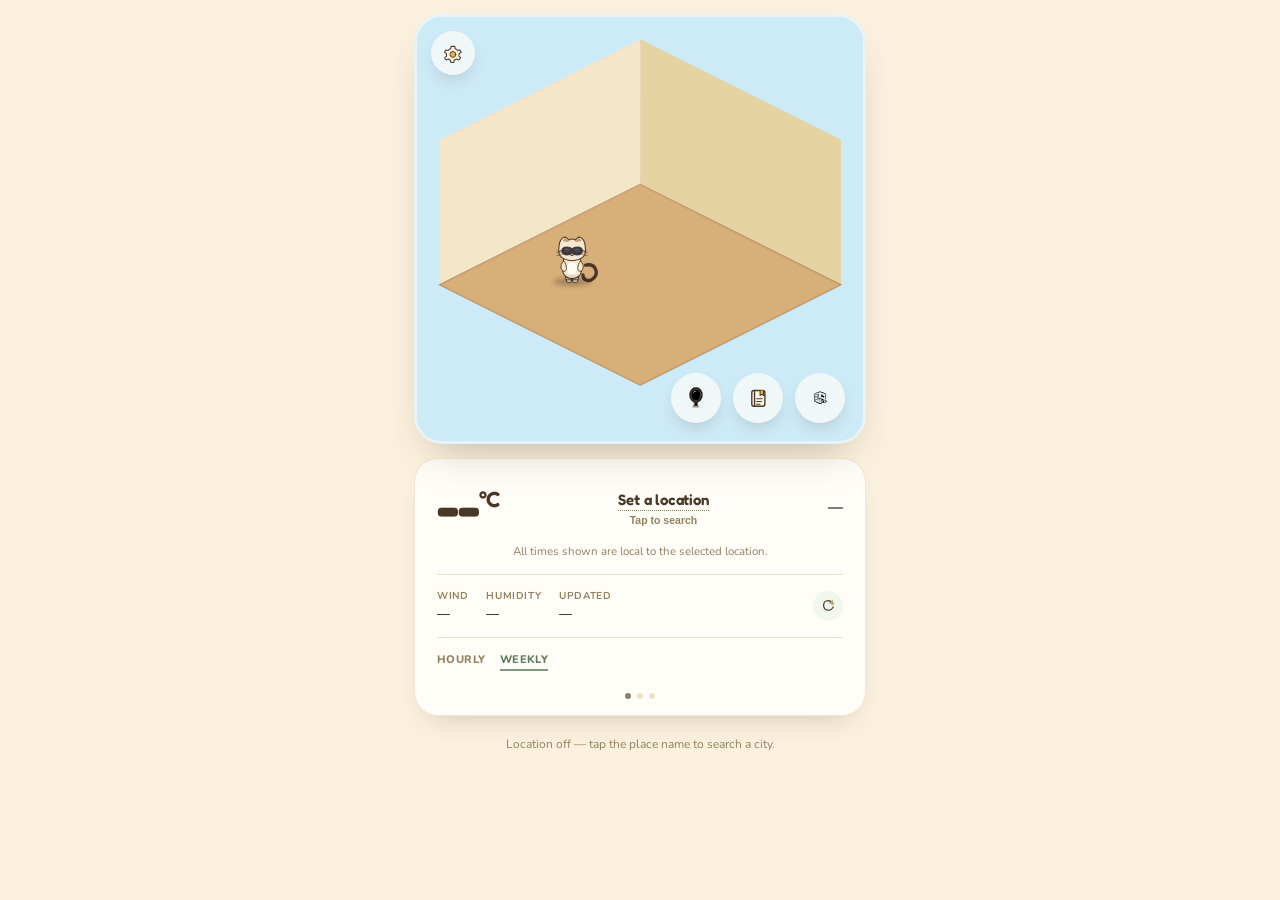
<file: index.html>
<!DOCTYPE html>
<html lang="en">
<head>
<meta charset="UTF-8">
<meta name="viewport" content="width=device-width, initial-scale=1, minimum-scale=1, maximum-scale=1, user-scalable=no, viewport-fit=cover">
<meta name="apple-mobile-web-app-capable" content="yes">
<meta name="apple-mobile-web-app-status-bar-style" content="black-translucent">
<meta name="apple-mobile-web-app-title" content="Nook">
<meta name="theme-color" content="#FBF1DE">
<link rel="apple-touch-icon" href="icon-180-v3.png">
<link rel="icon" href="icon-32-v3.png">
<link rel="manifest" href="manifest.json">
<title>Nook — a cozy weather companion</title>
<link rel="preconnect" href="https://fonts.googleapis.com">
<link href="https://fonts.googleapis.com/css2?family=Fredoka:wght@500;600;700&family=Nunito:wght@400;600;700;800&display=swap" rel="stylesheet">
<link rel="stylesheet" href="css/main.css">
<link rel="stylesheet" href="css/room.css">
<link rel="stylesheet" href="css/sheets.css">
<link rel="stylesheet" href="css/companion.css">
<link rel="stylesheet" href="css/components.css">
<link rel="stylesheet" href="css/themes.css">
<link rel="stylesheet" href="css/quests.css">
</head>
<body>
<div id="app">

  <div class="stage" id="stage">
    <!-- Part 2: the room can be bigger than the visible stage now (see
         room.js — grid cells stay a fixed size, so a bigger room is a
         bigger canvas). #stageViewport is the actual scroll container.

         #stageZoomSizer sits between the viewport and the content
         specifically for pinch-to-zoom (see pinchZoom.js): its own size
         is set in JS to the room's natural size × the current zoom
         level, which is what #stageViewport actually measures for
         scroll bounds. #stageScroll itself always stays at its natural,
         UNSCALED size and is visually stretched to fill that box via a
         CSS transform — so everything inside it keeps working in plain
         unscaled coordinates with zero awareness of zoom, the same way
         it already has zero awareness of scrolling.

         Buttons/popups stay OUTSIDE all three, as direct children of
         .stage, so they stay pinned to the same corner of the visible
         stage rather than scrolling or zooming away with the room. -->
    <div class="stage-viewport" id="stageViewport">
      <div class="stage-zoom-sizer" id="stageZoomSizer">
        <div class="stage-scroll" id="stageScroll">
          <div id="skyBg"></div>
          <svg id="bgScene" viewBox="0 0 400 380" preserveAspectRatio="none"></svg>
          <svg id="roomSvg" viewBox="0 0 400 380"></svg>
          <div id="windowFog"></div>
          <canvas id="particles"></canvas>
          <div id="stageChar">
            <div class="charInner"></div>
            <div class="charShadow"></div>
          </div>
          <div id="flash"></div>
        </div>
      </div>
    </div>

    <!-- Settings lives as a scene button in the room itself. Hidden
         entirely while in room-edit mode (see .scene-btn-settings rule
         in room.css) — the edit-mode controls take over the chrome. -->
    <button id="settingsBtn" class="scene-btn scene-btn-settings" title="Settings">
      <svg class="icon" viewBox="0 0 24 24" data-icon="settings"></svg>
    </button>

    <!-- Bottom-right action cluster. Two groups of buttons live here:
         the normal set (.scene-btn-normal — calendar/customize/todo/
         edit-room) and the room-edit set (.scene-btn-edit — confirm/
         cancel/reset). Only one group is visible at a time, toggled
         purely by #app.room-editing in room.css, so there's no JS
         needed to show/hide either group beyond entering/leaving edit
         mode itself. -->
    <div class="scene-actions">
      <button id="calProp" class="scene-btn scene-btn-normal" title="Today's schedule" style="display:none;">
        <svg class="icon" viewBox="0 0 24 24" data-icon="calendar"></svg>
      </button>

      <button id="customizeProp" class="scene-btn scene-btn-normal" title="Customize">
        <svg class="icon" viewBox="0 0 24 24" data-icon="mirror"></svg>
      </button>

      <button id="todoProp" class="scene-btn scene-btn-normal" title="To-dos">
        <svg class="icon" viewBox="0 0 24 24" data-icon="notebook"></svg>
      </button>
      <button id="editRoomBtn" class="scene-btn scene-btn-normal" title="Move furniture">
        <svg class="icon" viewBox="0 0 24 24" data-icon="move"></svg>
      </button>

      <!-- Room-edit controls — only visible while #app.room-editing is
           set. Replaces the old header buttons that used to live on
           #roomEditPanel itself. -->
      <button id="editConfirmBtn" class="scene-btn scene-btn-edit" title="Save room">
        <svg class="icon" viewBox="0 0 24 24" data-icon="check"></svg>
      </button>
      <button id="editCancelBtn" class="scene-btn scene-btn-edit" title="Cancel">✕</button>
      <button id="editResetBtn" class="scene-btn scene-btn-edit" title="Undo changes since last save">
        <svg class="icon" viewBox="0 0 24 24" data-icon="refresh"></svg>
      </button>
    </div>

    <!-- Validation message banner, shown when Save is blocked -->
    <div id="roomEditStatus"></div>

    <!-- Rotate / Move / Delete popup for a tapped placed item (edit mode
         only). Tapping an item never moves it directly — this opens
         first; "Move" is what actually arms dragging (see furniture.js). -->
    <div id="itemPopup" class="item-popup">
      <button class="popup-btn" id="itemPopupRotate">
        <svg class="icon" viewBox="0 0 24 24" data-icon="refresh"></svg>Rotate
      </button>
      <button class="popup-btn" id="itemPopupMove">
        <svg class="icon" viewBox="0 0 24 24" data-icon="move"></svg>Move
      </button>
      <button class="popup-btn delete" id="itemPopupDelete">
        <svg class="icon" viewBox="0 0 24 24" data-icon="trash"></svg>Delete
      </button>
    </div>

    <!-- Confirm / cancel placement — appears once an item is armed for
         Move (or is a brand-new not-yet-real item added from the
         catalog). Dragging only previews a position now; confirm is the
         only thing that actually commits it (see furniture.js
         confirmPlacement()), and it's greyed out ("blocked") while the
         current preview spot is invalid. Cancel discards the preview —
         for a brand-new item that means it's simply never added. -->
    <button id="itemConfirmBtn" class="item-confirm" title="Confirm placement">
      <svg class="icon" viewBox="0 0 24 24" data-icon="check"></svg>
    </button>
    <button id="itemCancelBtn" class="item-cancel" title="Cancel">✕</button>
  </div>

  <div class="infocard">

    <!-- Swipeable: page 1 is "now" + forecast, page 2 is the companion
         stats panel (food/water/energy/happiness) — the whole card
         slides as one unit. The place-search dropdown (#placeSearch,
         position:absolute below the temp row) lives inside page 1 here,
         but it reparents itself to <body> with position:fixed while
         open (see openPlaceSearch in weather.js) specifically so it's
         never subject to this track's overflow:hidden/height clipping —
         nesting an absolutely-positioned popup inside a clipped,
         JS-sized swipe container doesn't work otherwise. -->
    <div class="infocard-swipe" id="infocardSwipe">
      <div class="infocard-track" id="infocardTrack">

        <div class="infocard-page">
          <div class="weather-now">
            <div class="temp-row">
              <div class="temp" id="tempVal">--<sup>°C</sup></div>

              <div class="place-mid">
                <button class="place-btn" id="placeBtn" type="button">
                  <span class="name" id="placeName">Locating…</span>
                  <span class="sub" id="placeSub">&nbsp;</span>
                </button>
                <div class="place-search" id="placeSearch">
                  <div class="field" style="margin:0;">
                    <input type="text" id="citySearch" placeholder="Search a city…">
                  </div>
                  <div class="searchresults" id="cityResults"></div>
                </div>
              </div>

              <div class="condition">
                <div class="cond" id="condVal">—</div>
                <div class="feel" id="feelVal">&nbsp;</div>
              </div>
            </div>

            <p class="hint local-time-note">All times shown are local to the selected location.</p>

            <div class="stat-row">
              <div class="stat"><span class="k">Wind</span><span class="v" id="windVal">—</span></div>
              <div class="stat"><span class="k">Humidity</span><span class="v" id="humVal">—</span></div>
              <div class="stat"><span class="k">Updated</span><span class="v" id="updVal">—</span></div>
              <button class="stat-refresh" id="refreshBtn" title="Refresh"><svg class="icon" viewBox="0 0 24 24" data-icon="refresh"></svg></button>
            </div>
          </div>

          <div class="forecast-header">
            <span class="forecast-toggle" data-mode="hourly">Hourly</span>
            <span class="forecast-toggle active" data-mode="weekly">Weekly</span>
          </div>
          <div class="forecast-row" id="forecastRow"></div>
        </div>

        <div class="infocard-page">
          <div class="stats-header">
            <div class="stats-title">Companion</div>
            <div class="companion-mood" id="statsMood">content</div>
          </div>

          <div class="meter-row stat-food">
            <div class="meter-label-row">
              <span class="name"><img src="assets/icons/food.svg" alt="">Food</span>
              <span id="statFoodPct">—</span>
            </div>
            <div class="meter-track"><div class="meter-fill" id="statFoodFill"></div></div>
            <div id="statFoodFlag">
              <span class="stat-flag" id="statFoodFlagInner" style="display:none;">
                <img src="assets/icons/overfull.svg" alt="">overfull — bloated
              </span>
            </div>
          </div>

          <div class="meter-row stat-water">
            <div class="meter-label-row">
              <span class="name"><img src="assets/icons/water.svg" alt="">Water</span>
              <span id="statWaterPct">—</span>
            </div>
            <div class="meter-track"><div class="meter-fill" id="statWaterFill"></div></div>
          </div>

          <div class="meter-row stat-energy">
            <div class="meter-label-row">
              <span class="name"><img src="assets/icons/energy.svg" alt="">Energy</span>
              <span id="statEnergyPct">—</span>
            </div>
            <div class="meter-track"><div class="meter-fill" id="statEnergyFill"></div></div>
          </div>

          <div class="meter-row stat-happiness">
            <div class="meter-label-row">
              <span class="name"><img src="assets/icons/happiness.svg" alt="">Happiness</span>
              <span id="statHappyPct">—</span>
            </div>
            <div class="meter-track"><div class="meter-fill" id="statHappyFill"></div></div>
          </div>

          <div class="quick-actions">
            <button class="quick-btn" id="logFoodBtn" type="button">
              <img src="assets/icons/food-log.svg" alt="">Log food
            </button>
            <button class="quick-btn" id="logWaterBtn" type="button">
              <img src="assets/icons/water-log.svg" alt="">Log water
            </button>
            <button class="quick-btn" id="logWorkoutBtn" type="button">
              <img src="assets/icons/workout.svg" alt="">Log workout
            </button>
          </div>
        </div>

        <!-- Daily Quests + XP — predefined, not user-editable. Progress
             is read from the same food/water/workout logs the
             Companion page above uses; see quests.js. -->
        <div class="infocard-page">
          <div class="stats-header">
            <div class="stats-title">Daily Quests</div>
          </div>

          <div class="xp-card">
            <div class="xp-top">
              <div class="xp-level">Lv. <span id="xpLevel">1</span></div>
              <div class="xp-total"><span id="xpTotalVal">0</span> XP</div>
            </div>
            <div class="xp-track"><div class="xp-fill" id="xpFill"></div></div>
            <div class="xp-remaining" id="xpRemaining"></div>
          </div>

          <div class="quest-list" id="questList"></div>
        </div>

      </div>
    </div>

    <div class="infocard-dots" id="infocardDots">
      <span class="infocard-dot active" data-page="0"></span>
      <span class="infocard-dot" data-page="1"></span>
      <span class="infocard-dot" data-page="2"></span>
    </div>
  </div>

  <!-- Quest-completion toast — deliberately its own element rather than
       reusing #statusMsg, which already has its own behavior elsewhere
       (room-editing validation etc.). -->
  <div id="questToast" class="quest-toast"></div>

  <!-- Part 2: unlock-notification toast (item/character unlocks, room
       growth) — kept separate from #questToast so a rapid quest-
       completion-then-unlock moment can't have one toast's timeout cut
       the other short. Global (outside any single infocard page) since
       an unlock can happen while any page is showing. -->
  <div id="unlockToast" class="quest-toast"></div>

  <!-- Room edit panel — swaps in for the weather card above while
       #editRoomBtn is active (see #app.room-editing in room.css). The
       undo/cancel/save controls live as scene buttons on the stage
       itself (see .scene-btn-edit) rather than in this header.

       #catalogFocusHint is an overlay that dims/disables this whole
       panel while something is currently armed — see .item-focused in
       room.css and updateFocusState() in furniture.js — so it's clear
       the current item needs to be confirmed or cancelled before
       adding anything else. -->
  <div class="infocard" id="roomEditPanel">
    <div class="redit-header">
      <div class="redit-title">Add to room</div>
    </div>
    <div class="catalog-categories" id="catalogCategories"></div>
    <div class="catalog-list" id="catalogList"></div>
    <div class="catalog-focus-hint" id="catalogFocusHint">
      Confirm or cancel the selected item first.
    </div>
  </div>

  <div class="switcher" id="switcher"></div>

  <div id="statusMsg">&nbsp;</div>
</div>

<div class="sheet-backdrop" id="sheetBackdrop"></div>
<div class="sheet" id="sheet">
  <div class="sheet-handle"></div>

  <h2><svg class="icon" viewBox="0 0 24 24" data-icon="bell"></svg>Reminders</h2>

  <div class="field">
    <button class="btn secondary" id="notifyBtn" style="margin-top:0;">
      Enable reminders
    </button>
    <p class="hint">
      Turns on a gentle notification for anything due today or overdue — shown when you open the app.
      iOS doesn't allow web apps to send notifications while fully closed, so this can't wake your phone in the background.
    </p>
  </div>

  <div class="divider"></div>

  <h2><svg class="icon" viewBox="0 0 24 24" data-icon="calendar"></svg>Google Calendar</h2>

  <div id="calDisconnected">
    <p class="hint">
      Optional. If connected, Nook can show today's schedule and the character will head to the desk shortly before something starts.
      Nook only <b>reads</b> your calendar — it never creates, edits, or deletes events — and you can disconnect any time.
    </p>

    <button class="btn" id="gcalConnectBtn">
      Connect Google Calendar
    </button>

    <p class="hint" id="gcalError" style="color:#C1512D;"></p>
  </div>

  <div id="calConnected" style="display:none;">
    <p class="hint">
      Connected — Nook is reading your calendars (read-only).
    </p>

    <div class="row2">
      <button class="btn secondary" id="gcalRefreshBtn" style="margin-top:0;">
        Refresh now
      </button>
      <button class="btn secondary" id="gcalDisconnectBtn" style="margin-top:0;">
        Disconnect
      </button>
    </div>

    <p class="hint" id="gcalUpdatedHint"></p>

    <div class="field">
      <label>Calendars to show</label>
      <div id="gcalCalendarPicker"></div>
    </div>
  </div>

  <div class="divider"></div>

  <h2><svg class="icon" viewBox="0 0 24 24" data-icon="notebook"></svg>Room</h2>

  <div class="field">
    <button class="btn secondary" id="resetRoomLayoutBtn" style="margin-top:0;">
      Clear room
    </button>
    <p class="hint">
      Removes every piece of furniture you've placed. There's no default layout to fall back to — this empties the room.
    </p>
  </div>

  <div class="divider"></div>

  <h2><svg class="icon" viewBox="0 0 24 24" data-icon="notebook"></svg>Companion goals</h2>

  <div class="row2">
    <div class="field">
      <label>Meals / day</label>
      <input type="number" id="goalFood" min="1" max="10" step="1">
    </div>
    <div class="field">
      <label>Glasses of water / day</label>
      <input type="number" id="goalWater" min="1" max="20" step="1">
    </div>
  </div>
  <div class="field">
    <label>Workout minutes for a full recharge</label>
    <input type="number" id="goalWorkout" min="5" max="120" step="5">
  </div>
  <button class="btn secondary" id="saveGoalsBtn" style="margin-top:10px;">
    Save goals
  </button>
  <p class="hint">
    These control how quickly the food/water/energy meters fill from a single log — they don't change how fast the meters drain.
  </p>

  <div class="divider"></div>

  <h2><svg class="icon" viewBox="0 0 24 24" data-icon="notebook"></svg>Developer — Progression</h2>
  <p class="hint">Testing tools only — not part of normal play. Every control here goes through the same unlock logic a real level-up would, including relocking anything above the level you set (existing placed furniture is never deleted).</p>

  <div class="row2">
    <button class="btn secondary" id="devXpMinusBtn" style="margin-top:0;">−10 XP</button>
    <button class="btn secondary" id="devXpPlusBtn" style="margin-top:0;">+10 XP</button>
  </div>

  <div class="row2">
    <div class="field" style="flex:2; margin:12px 0 0;">
      <input type="number" id="devLevelInput" placeholder="Level" min="1" step="1">
    </div>
    <button class="btn secondary" id="devSetLevelBtn" style="margin-top:12px; flex:1;">Set level</button>
  </div>

  <button class="btn secondary" id="devUnlockAllBtn" style="margin-top:10px;">
    Unlock all items
  </button>
  <button class="btn secondary" id="devResetProgressBtn" style="margin-top:8px;">
    Reset progression
  </button>

  <div class="divider"></div>

  <button class="btn secondary" id="closeSheetBtn">Close</button>
</div>

<div class="sheet" id="todoSheet">
  <div class="sheet-handle"></div>
  <h2><svg class="icon" viewBox="0 0 24 24" data-icon="notebook"></svg>To-dos</h2>

  <div class="row2">
    <div class="field" style="flex:2">
      <label>Task</label>
      <input type="text" id="todoText" placeholder="Water the plants">
    </div>
    <div class="field date-field">
      <label>Date</label>
      <button type="button" class="date-display" id="dateDisplay"></button>
      <input type="date" id="todoDate">
    </div>
  </div>
  <button class="btn" id="addTodoBtn">Add to-do</button>

  <div class="divider"></div>
  <div id="todoActiveList"></div>

  <div class="divider"></div>
  <div class="hist-toggle" id="historyToggle">
    <span>Completed history</span>
    <span id="historyCaret"><svg class="icon" viewBox="0 0 24 24" data-icon="chevron"></svg></span>
  </div>
  <div id="todoHistoryList" style="display:none;"></div>

  <button class="btn secondary" id="closeTodoBtn">Close</button>
</div>

<div class="sheet" id="calSheet">
  <div class="sheet-handle"></div>
  <h2 id="calSheetTitle"><svg class="icon" viewBox="0 0 24 24" data-icon="calendar"></svg>Today</h2>
  <div class="cal-switcher" id="calRangePicker" style="padding:0 0 12px;">
    <div class="cal-chip range-chip active" data-days="1">Today</div>
    <div class="cal-chip range-chip" data-days="3">3 days</div>
    <div class="cal-chip range-chip" data-days="7">7 days</div>
  </div>
  <div id="calList"></div>
  <p class="hint" id="calUpdatedInSheet">&nbsp;</p>
  <button class="btn secondary" id="closeCalBtn">Close</button>
</div>

<div class="sheet" id="characterSheet">
  <div class="sheet-card">

    <div class="sheet-handle"></div>

    <h2>Customize</h2>

    <div class="field">
      <label>Name</label>
      <input type="text" id="cName" placeholder="e.g. Pip">
    </div>

    <div class="field">
      <label>Species</label>
      <div class="species-picker" id="speciesPicker">
        <button class="species-option" data-species="cat" type="button">
          <svg class="icon" viewBox="0 0 24 24" data-icon="cat"></svg>
        </button>
        <button class="species-option" data-species="bear" type="button">
          <svg class="icon" viewBox="0 0 24 24" data-icon="bear"></svg>
        </button>
        <button class="species-option" data-species="bunny" type="button">
          <svg class="icon" viewBox="0 0 24 24" data-icon="bunny"></svg>
        </button>
      </div>

      <input type="hidden" id="cSpecies" value="cat">
    </div>

    <div class="row2">
      <div class="field">
        <label>Body</label>
        <div class="colorfield">
          <input type="color" id="cBody" value="#F2A65A">
        </div>
      </div>

      <div class="field">
        <label>Belly</label>
        <div class="colorfield">
          <input type="color" id="cBelly" value="#FFF3E0">
        </div>
      </div>
    </div>

    <div class="row2">
      <div class="field">
        <label>Cheeks</label>
        <div class="colorfield">
          <input type="color" id="cCheek" value="#FF9E80">
        </div>
      </div>

      <div class="field">
        <label>Accent</label>
        <div class="colorfield">
          <input type="color" id="cAccent" value="#8D6E63">
        </div>
      </div>
    </div>

    <button class="btn" id="customizeCharBtn">
      Save changes
    </button>

    <button class="btn secondary" id="characterSheetCloseBtn">
      Close
    </button>

  </div>
</div>

<script type="module" src="js/app.js"></script>
</body>
</html>
</file>
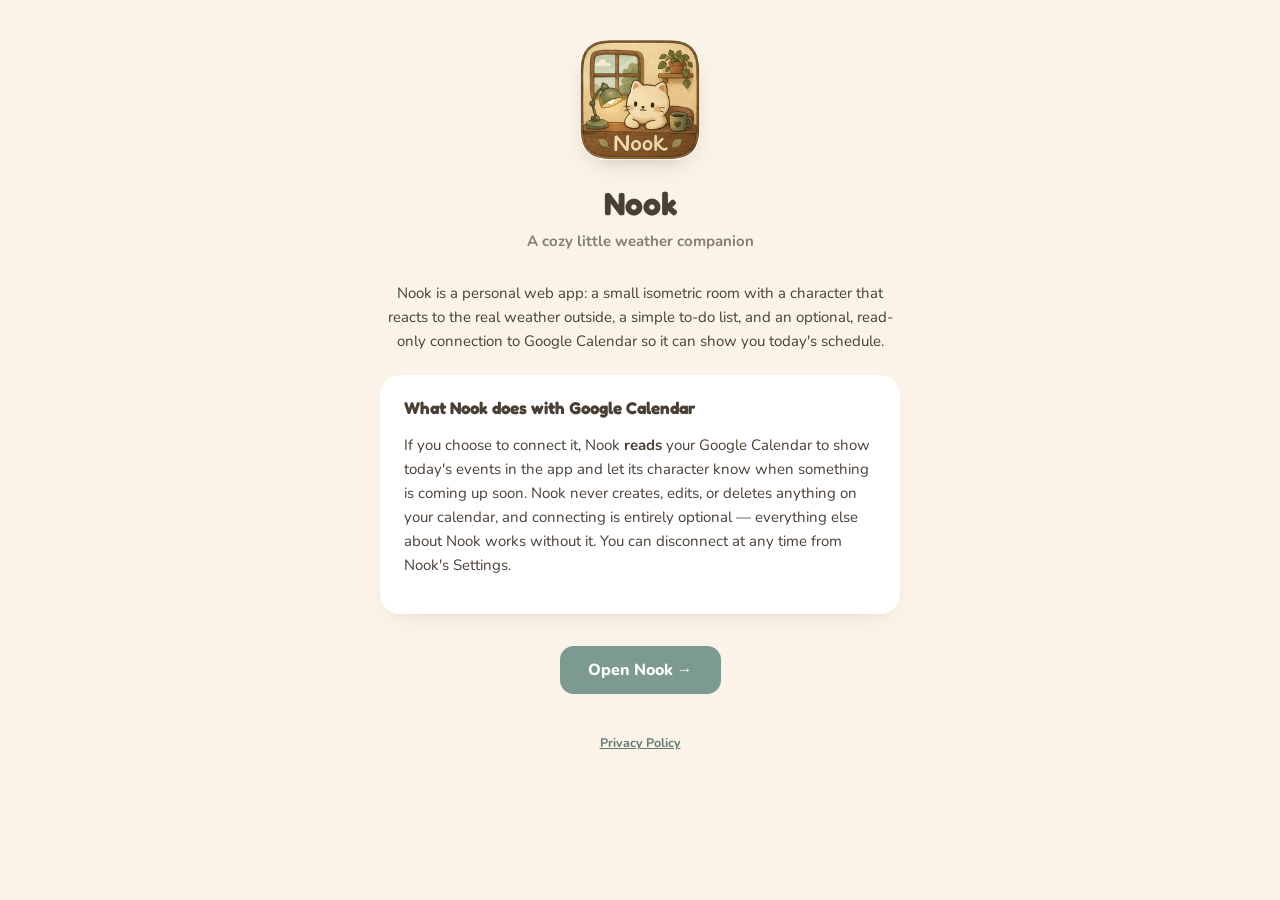
<file: about.html>
<!DOCTYPE html>
<html lang="en">
<head>
<meta charset="UTF-8">
<meta name="viewport" content="width=device-width, initial-scale=1">
<title>Nook</title>
<link href="https://fonts.googleapis.com/css2?family=Fredoka:wght@600;700&family=Nunito:wght@400;600;700&display=swap" rel="stylesheet">
<style>
  body{
    margin:0; padding:40px 20px 60px;
    font-family:'Nunito',sans-serif;
    background:#FBF3E7;
    color:#4A3F35;
    text-align:center;
  }
  .wrap{ max-width:520px; margin:0 auto; }
  img.logo{ width:120px; height:120px; border-radius:26px; margin-bottom:18px; box-shadow:0 10px 26px -14px rgba(74,63,53,0.4); }
  h1{ font-family:'Fredoka',sans-serif; font-size:32px; margin:0 0 6px; }
  p.tagline{ color:#8A7C6D; font-weight:700; margin:0 0 28px; }
  p{ line-height:1.6; font-size:15px; }
  .card{ background:#fff; border-radius:20px; padding:22px 24px; margin:22px 0; text-align:left; box-shadow:0 10px 26px -18px rgba(74,63,53,0.3); }
  .card h2{ font-family:'Fredoka',sans-serif; font-size:17px; margin:0 0 10px; }
  a.btn{
    display:inline-block; margin-top:10px;
    background:#7C9A92; color:#fff; text-decoration:none;
    font-weight:800; padding:13px 28px; border-radius:14px;
  }
  a.link{ color:#5F7B73; font-weight:700; }
  footer{ margin-top:40px; font-size:12.5px; color:#8A7C6D; }
</style>
</head>
<body>
  <div class="wrap">
    <img class="logo" src="icon-192-v3.png" alt="Nook">
    <h1>Nook</h1>
    <p class="tagline">A cozy little weather companion</p>

    <p>Nook is a personal web app: a small isometric room with a character that reacts to the real weather outside, a simple to-do list, and an optional, read-only connection to Google Calendar so it can show you today's schedule.</p>

    <div class="card">
      <h2>What Nook does with Google Calendar</h2>
      <p>
        If you choose to connect it, Nook <b>reads</b> your Google Calendar to show today's events in the app and let its character know when something is coming up soon.
        Nook never creates, edits, or deletes anything on your calendar, and connecting is entirely optional — everything else about Nook works without it.
        You can disconnect at any time from Nook's Settings.
      </p>
    </div>

    <a class="btn" href="./index.html">Open Nook →</a>

    <footer>
      <a class="link" href="./privacy.html">Privacy Policy</a>
    </footer>
  </div>
</body>
</html>
</file>
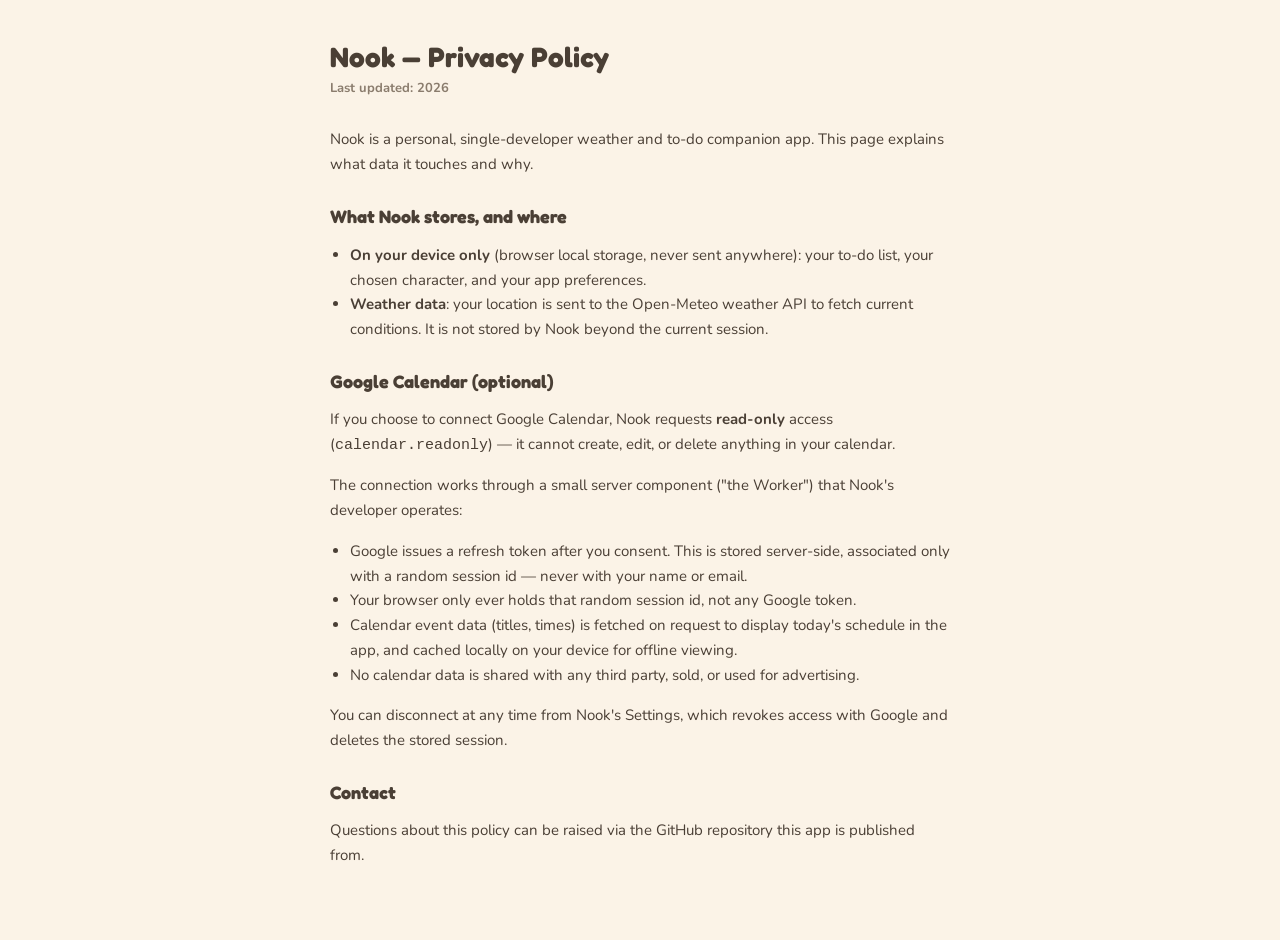
<file: privacy.html>
<!DOCTYPE html>
<html lang="en">
<head>
<meta charset="UTF-8">
<meta name="viewport" content="width=device-width, initial-scale=1">
<title>Nook — Privacy Policy</title>
<link href="https://fonts.googleapis.com/css2?family=Fredoka:wght@600;700&family=Nunito:wght@400;600;700&display=swap" rel="stylesheet">
<style>
  body{
    margin:0; padding:40px 20px 60px;
    font-family:'Nunito',sans-serif;
    background:#FBF3E7;
    color:#4A3F35;
  }
  .wrap{ max-width:620px; margin:0 auto; }
  h1{ font-family:'Fredoka',sans-serif; font-size:28px; margin:0 0 4px; }
  p.updated{ color:#8A7C6D; font-weight:700; font-size:13px; margin:0 0 28px; }
  h2{ font-family:'Fredoka',sans-serif; font-size:18px; margin:28px 0 8px; }
  p, li{ line-height:1.65; font-size:15px; }
  ul{ padding-left:20px; }
  a{ color:#5F7B73; font-weight:700; }
</style>
</head>
<body>
  <div class="wrap">
    <h1>Nook — Privacy Policy</h1>
    <p class="updated">Last updated: 2026</p>

    <p>Nook is a personal, single-developer weather and to-do companion app. This page explains what data it touches and why.</p>

    <h2>What Nook stores, and where</h2>
    <ul>
      <li><b>On your device only</b> (browser local storage, never sent anywhere): your to-do list, your chosen character, and your app preferences.</li>
      <li><b>Weather data</b>: your location is sent to the Open-Meteo weather API to fetch current conditions. It is not stored by Nook beyond the current session.</li>
    </ul>

    <h2>Google Calendar (optional)</h2>
    <p>If you choose to connect Google Calendar, Nook requests <b>read-only</b> access
      (<code>calendar.readonly</code>) — it cannot create, edit, or delete anything in your calendar.</p>
    <p>The connection works through a small server component ("the Worker") that Nook's developer operates:</p>
    <ul>
      <li>Google issues a refresh token after you consent. This is stored server-side, associated only with a random session id — never with your name or email.</li>
      <li>Your browser only ever holds that random session id, not any Google token.</li>
      <li>Calendar event data (titles, times) is fetched on request to display today's schedule in the app, and cached locally on your device for offline viewing.</li>
      <li>No calendar data is shared with any third party, sold, or used for advertising.</li>
    </ul>
    <p>You can disconnect at any time from Nook's Settings, which revokes access with Google and deletes the stored session.</p>

    <h2>Contact</h2>
    <p>Questions about this policy can be raised via the GitHub repository this app is published from.</p>
  </div>
</body>
</html>
</file>
<file: css/main.css>
:root{
  /* ---- Core palette (Cozy Cream — matches the app icon) ---- */
  --cream:#FBF1DE;
  --ink:#4A3826;
  --ink-soft:#93805F;
  --sage:#7E9B7E;
  --sage-dark:#5C7A5C;
  --clay:#C97B4A;
  --clay-dark:#A85C34;
  --card:#FFFDF8;
  --line:#EEE0C4;

  /* ---- Room / furniture tokens (read by JS room + character builders) ---- */
  --room-wall-a:#F3E6C9;
  --room-wall-b:#E7D2A2;
  --room-floor:#D8AE79;
  --room-floor-dark:#C79861;
  --room-rug:#BFD9C6;
  --room-rug-line:#9FC2A9;
  --room-wood:#8C6239;
  --room-wood-hi:#AB8158;
  --room-wood-lo:#633910;
  --room-wood-dark:#6E4A28;
  --room-outline:#5A3F26;
  --room-lamp:#7E9B7E;
  --room-lamp-dark:#5C7A5C;
  --room-mug:#C97B4A;
  --room-mug-hi:#F2A473;
  --room-mug-lo:#A05221;
  --room-leaf-a:#8FB88A;
  --room-leaf-b:#9DC79A;
  --room-leaf-dull-a:#C2A66B;
  --room-leaf-dull-b:#D4BC85;

  /* ---- Companion default palette ---- */
  --char-body:#F6E9D3;
  --char-belly:#FFFBF2;
  --char-cheek:#F4A9A0;
  --char-accent:#C99A6E;

  /* ---- Companion stat meters (food/water/energy/happiness panel) ----
     food and energy reuse the existing clay/sage tokens above (they were
     already close matches); water and happiness needed new tokens since
     nothing in the existing palette covered teal or rose. */
  --stat-food:var(--clay);
  --stat-food-track:#F0DCC3;
  --stat-water:#6FA8B5;
  --stat-water-track:#D8E7EA;
  --stat-energy:var(--sage);
  --stat-energy-track:#DEE7D1;
  --stat-happiness:#D98BA0;
  --stat-happiness-track:#F1DAE0;
  --stat-warn:var(--clay-dark);

  /* ---- Shape language ---- */
  --radius:28px;
  --radius-sm:16px;
  --radius-pill:999px;
  --shadow-soft:0 14px 30px -16px rgba(74,56,38,0.28);
  --shadow-lift:0 20px 44px -20px rgba(74,56,38,0.38);
}
*{box-sizing:border-box;-webkit-tap-highlight-color:transparent;}
html,body{height:100%;}
/* pan-x pan-y (rather than the default "auto") tells the browser this
   surface is fine to pan with a single finger, but explicitly does NOT
   include pinch-zoom or double-tap-zoom in the allowed gesture set —
   those simply aren't handled natively as a result. Existing internal
   scroll areas (sheets, the hourly forecast row) still scroll normally,
   since this only governs page-level gesture handling, not each
   element's own overflow:auto/scroll behavior. The viewport meta's
   user-scalable=no/maximum-scale=1 in index.html cover the same intent
   but iOS Safari has increasingly started ignoring those for
   accessibility reasons in recent versions — touch-action is the more
   reliable layer of the two now, kept here as the belt-and-suspenders
   pair. gesturestart/gesturechange are also prevented in app.js for
   Safari's older WebKit-specific pinch events. */
html,body{ touch-action:pan-x pan-y; }
body{
  margin:0;
  font-family:'Nunito',sans-serif;
  color:var(--ink);
  background:var(--cream);
  overflow:hidden;
  -webkit-font-smoothing:antialiased;
}
.icon{ width:1em; height:1em; display:inline-block; vertical-align:-0.125em; fill:none; stroke:currentColor; stroke-width:2; stroke-linecap:round; stroke-linejoin:round; }
.icon.filled{ fill:currentColor; stroke:none; }
.icon .filled{ fill:currentColor; stroke:none; }
#app{
  height:100dvh;
  display:flex;
  flex-direction:column;
  max-width:480px;
  margin:0 auto;
  position:relative;
  /* No long-press text selection/callout menu anywhere in the app by
     default — this is a room/character/weather display, not a document,
     so the iOS "Copy" bubble popping up on a long-press was never
     meaningful here. Explicitly re-enabled below for actual text
     inputs (city search, todo text, goal numbers, character name, color
     pickers), since typing/editing/pasting into those needs to keep
     working exactly as before. */
  -webkit-user-select:none;
  user-select:none;
  -webkit-touch-callout:none;
}
#app input, #app textarea{
  -webkit-user-select:text;
  user-select:text;
  -webkit-touch-callout:default;
}

/* Header was removed — settings now lives as a scene-btn inside the room
   stage itself (see .scene-btn-settings in room.css) and the place name
   moved into the weather card (see .place-row in components.css). That
   frees this vertical space for the room, which is why .stage (flex:1
   in room.css) now reads noticeably bigger without any layout changes
   needed there. */

/* The room stage used to be flex:1 in room.css (not edited here — this
   file doesn't have that rule to modify directly), sharing #app's fixed
   100dvh with the weather/stats/quests card below it. That meant the
   stage's actual size depended on how tall whichever card page was
   currently showing — three meaningfully different heights (weather,
   stats, quests) meant the room visibly compressed and un-compressed on
   every swipe.

   Fixed instead: the stage is pulled out of flex space-sharing
   (flex:0 0 auto), so its height is never a function of whatever's
   below it. The actual height value comes from room.js's
   applyStageDimensions() instead of a fixed aspect-ratio here — Part 2
   (level-based room-size milestones) means the room's natural height
   now varies (it grows with the room, up to a cap, then the excess
   scrolls — see room.css's .stage-viewport), so a single fixed ratio
   can no longer describe it. Same !important + ID-selector approach as
   before, so this doesn't depend on winning a cascade-order fight with
   room.css (loaded after this file). min-height stays on as a floor for
   very narrow/short viewports or before JS has run on first paint.

   max-height is the cap that actually matters for a GROWN room: room.js
   sets an explicit height matching the room's full natural size (no
   cap of its own anymore — see the removed STAGE_MAX_HEIGHT there), and
   this is what reins that in. It's deliberately a percentage of the
   viewport (dvh, same unit #app already uses, for the same iOS-Safari-
   URL-bar reason) rather than a fixed pixel number: a fixed number that
   comfortably covered the built-in room-size milestones still wasn't
   guaranteed to fit every device, and had no way to account for a
   custom milestone added later (e.g. an 11×11 room) that needed more
   room than that fixed number ever anticipated. A percentage scales
   with however big the actual screen is, and always leaves the
   remaining percentage for the infocard below — a big room's excess
   height scrolls (see .stage-viewport) instead of pushing that card
   further down the page or off-screen entirely. */
#stage{
  flex:0 0 auto !important;
  /* NOT width:100% — that, combined with the explicit 14px left/right
     margins .stage also has (room.css), is an over-constrained CSS box
     model (width AND both margins all specified as non-auto), which
     doesn't resolve to the same effective width as .infocard just
     below it (components.css: margin:14px with width left as auto, the
     normal/unambiguous case) — the two ended up with visibly different
     right edges, the stage cut short of where the infocard actually
     ends. calc() bakes the exact same 28px (14+14 margin) directly into
     the width instead of leaving it to any margin/width interaction,
     which is mathematically identical to how .infocard's auto width
     resolves — guaranteeing both share the same right edge. */
  width:calc(100% - 28px) !important;
  min-height:300px !important;
  max-height:55dvh !important;
}

/* Note: no scroll override lives on .infocard itself. An earlier
   version put overflow-y:auto here as a fallback for a card page taller
   than available space — but that made the *entire* horizontally-
   swiping track one shared vertical scroll area, which is structurally
   wrong: a drag could show a mix of two pages' content at once, and the
   dots (right after the track) could get scrolled out of view with it.
   The real fix lives in statsPanel.js instead — each .infocard-page
   gets its own independent max-height + overflow-y, sized to the space
   actually available below #stage, so scrolling (on the rare page
   that's genuinely taller than that) only ever affects that one page,
   and .infocard-dots — outside the scrollable area entirely — is always
   visible. */

#todoProp{ cursor:pointer; }
#todoProp .tag-ring{ opacity:0; }
#todoProp.has-due .tag-ring{
  opacity:1;
  animation:tagPulse 1.6s ease-in-out infinite;
  transform-box:fill-box; transform-origin:center;
}
@keyframes tagPulse{
  0%{ transform:scale(1); opacity:0.7; }
  70%{ transform:scale(1.9); opacity:0; }
  100%{ transform:scale(1.9); opacity:0; }
}
</file>
<file: css/room.css>
/* ---------- Stage (isometric room) ---------- */
.stage{
  position:relative;
  flex:1;
  /* Top margin now carries the safe-area inset that used to live on the
     header's padding — the header is gone, so the stage runs right up
     to the notch/status bar, just inset enough not to sit under it.
     This (plus the header's old vertical space) is what makes the room
     read bigger now. */
  margin:calc(env(safe-area-inset-top,0px) + 14px) 14px 0;
  border-radius:var(--radius);
  overflow:hidden; /* clips to the rounded corners — actual scrolling happens one level in, on .stage-viewport */
  isolation:isolate;
  box-shadow:var(--shadow-lift);
  background:#CDEAF7;
  border:3px solid rgba(255,253,248,0.5);
}

/* Part 2: the room can be bigger than the visible stage (see room.js —
   grid cells stay a fixed size, so a bigger room is a bigger canvas,
   not a zoomed-out one). .stage-viewport is the actual scroll
   container. Kept as a separate element from .stage itself specifically
   so the buttons/popups (direct children of .stage, positioned absolute
   — see below) stay pinned to the same corner of the visible stage
   instead of scrolling away with the room. */
.stage-viewport{
  position:absolute;
  inset:0;
  overflow:auto;
  touch-action:pan-x pan-y;
  /* `contain` (tried first, previous round) only stops scroll-chaining
     to a PARENT scroller — it does nothing about this element's own
     rubber-band/glow bounce past its own edges, which is exactly what
     was revealing #stage's plain background color beyond the room.
     `none` is the value that actually suppresses that local bounce
     effect (MDN: "same as contain, but also prevents the browser's own
     default overscroll behavior"). Dropping
     -webkit-overflow-scrolling:touch too — that older WebKit property
     is specifically what opts an overflow:auto element into iOS's
     elastic/bouncy scroll style in the first place; without it, iOS
     falls back to a plain clamped scroll (content just stops at its
     real edges, no bounce, no momentum overshoot). */
  overscroll-behavior:none;
  border-radius:inherit;
  scrollbar-width:none; /* Firefox */
}
.stage-viewport::-webkit-scrollbar{ display:none; } /* Safari/Chrome */

/* Pinch-to-zoom (pinchZoom.js): .stage-zoom-sizer's own size is set via
   JS (room.js's applyZoom) to the room's natural size × the current
   zoom level — that's what .stage-viewport actually measures for
   scroll bounds. .stage-scroll inside it always stays at its natural,
   UNSCALED size (also set via JS — applyStageDimensions) and is
   visually stretched to fill the sizer via a CSS transform, with
   transform-origin pinned to the same top-left corner both boxes share
   — so everything inside .stage-scroll keeps working in plain unscaled
   coordinates, same as it already does for scrolling. */
.stage-zoom-sizer{
  position:relative;
}
.stage-scroll{
  position:relative;
  transform-origin:0 0;
  /* width/height set via JS to match the room's current natural pixel
     size — see room.js's applyStageDimensions(). transform (scale) set
     via JS to match the current zoom level — see room.js's applyZoom(). */
}

#skyBg{ position:absolute; inset:0; z-index:0; transition:background 1.4s ease; }
#bgScene{ position:absolute; inset:0; width:100%; height:100%; display:block; z-index:1; }
#roomSvg{ position:absolute; inset:0; width:100%; height:100%; display:block; z-index:2; }
#windowFog{
  position:absolute;
  border-radius:6px;
  background:radial-gradient(ellipse at center, rgba(255,255,255,0.85), rgba(255,255,255,0.3) 70%, transparent 100%);
  opacity:0;
  transition:opacity 1s ease;
  pointer-events:none;
}
#flash{ position:absolute; inset:0; background:#fff; opacity:0; pointer-events:none; }
#particles{ position:absolute; inset:0; width:100%; height:100%; pointer-events:none; }

#stageChar{
  position:absolute;
  left:50%; top:60%;
  width:66px; height:82px;
  margin-left:-33px;
  /* movement.js sets style.top to the character's floor-plane grid
     point (p.y) — same iso-projected point .charShadow (bottom:-3px
     inside this box) visually sits on, i.e. the character's FEET, not
     the top of this 82px-tall box. Without this, `top:Npx` puts the
     box's top edge at that point, leaving the feet rendered ~82px
     below the intended spot. margin-top:-82px (this element's own
     height, same idea as margin-left:-33px being half its own width)
     pulls the whole box up by exactly its height, so the BOTTOM edge —
     where the feet/shadow actually are — lands on p.y instead.
     Deliberately a literal pixel value, NOT margin-top:-100% — percentage
     margins (top or bottom) always resolve against the CONTAINING
     BLOCK'S WIDTH in CSS, never the element's own height, so a
     percentage here would resolve against the room's width instead of
     this box's 82px height and be wildly wrong. */
  margin-top:-82px;
  transition:left 3.2s cubic-bezier(.45,0,.55,1), top 3.2s cubic-bezier(.45,0,.55,1);
  z-index:5;
}
#stageChar .eyes{ transform-box:fill-box; transform-origin:center; animation:blinkEyes 5.4s ease-in-out infinite; }
@keyframes blinkEyes{ 0%,92%,100%{ transform:scaleY(1); } 95%{ transform:scaleY(0.12); } }
.scene-btn{
  position:absolute;
  bottom:18px; right:18px;
  width:50px; height:50px;
  border-radius:50%;
  border:none;
  background:rgba(255,253,248,0.7);
  backdrop-filter:blur(8px);
  box-shadow:0 8px 18px -8px rgba(74,56,38,0.3);
  font-size:22px;
  color:var(--ink);
  display:flex; align-items:center; justify-content:center;
  cursor:pointer;
  z-index:6;
  transition:transform .15s ease;
}
.scene-btn .icon{ width:22px; height:22px; }
.scene-btn:active{ transform:scale(0.9); }
.scene-btn.has-due{ animation:btnPulse 1.7s ease-in-out infinite; }
.scene-actions{
  position:absolute;
  right:18px;
  bottom:18px;
  display:flex;
  gap:12px;
  z-index:6;
}

.scene-actions .scene-btn{
  position:relative;
  bottom:auto;
  right:auto;
}

/* ---------- Room-edit chrome swap ----------
   Two mutually-exclusive groups of scene buttons share the same
   bottom-right cluster: .scene-btn-normal (calendar/customize/todo/
   edit-room) is what's normally visible, and .scene-btn-edit (confirm/
   cancel/reset) replaces it entirely while #app.room-editing is set.
   The top-left settings button also disappears during editing.

   !important is needed here because calProp/todoProp/etc. sometimes
   carry an inline style.display set directly by JS (e.g. calendar.js
   toggling calProp based on connection state) — a plain class rule
   would lose to that inline style otherwise. */
.scene-btn-edit{ display:none; }
#app.room-editing .scene-btn-settings{ display:none !important; }
#app.room-editing .scene-btn-normal{ display:none !important; }
#app.room-editing .scene-btn-edit{ display:flex !important; }

/* Further narrowed: while something is actually ARMED (its own ✓/✕
   controls are showing right next to it — see .item-confirm/.item-cancel
   below), the room-level save/cancel/reset trio steps aside too. Having
   both sets of confirm/cancel visible at once (one by the item, one at
   the room level) reads as "which check mark do I even tap" — only the
   item's own controls should be live until that's resolved. See
   furniture.js's updateFocusState(), toggled on #app alongside
   armedMoveId, for when this class is actually applied. */
#app.room-editing.item-focused .scene-btn-edit{ display:none !important; }

/* Settings lives top-left of the room now (mirroring the to-do/calendar/
   customize cluster bottom-right), a smaller, quieter chrome button
   rather than one of the room's action props. */
.scene-btn.scene-btn-settings{
  bottom:auto;
  right:auto;
  top:14px;
  left:14px;
  width:44px;
  height:44px;
}
.scene-btn.scene-btn-settings .icon{ width:19px; height:19px; }
@keyframes btnPulse{
  0%{ box-shadow:0 0 0 0 rgba(231,111,81,0.55); }
  70%{ box-shadow:0 0 0 16px rgba(231,111,81,0); }
  100%{ box-shadow:0 0 0 0 rgba(231,111,81,0); }
}
#stageChar .charShadow{
  position:absolute; left:50%; bottom:-3px;
  width:38px;height:9px; margin-left:-19px;
  background:rgba(0,0,0,0.22); border-radius:50%; filter:blur(2px);
}
#stageChar .charInner{ position:absolute; inset:0; animation:floaty 3.2s ease-in-out infinite; }
#stageChar.facing-left .charInner{ animation:floatyFlip 3.2s ease-in-out infinite; }
.leg{ transform-box:fill-box; transform-origin:50% 0%; }
#stageChar.walking .leg-left{ animation:legSwingA 0.42s ease-in-out infinite; }
#stageChar.walking .leg-right{ animation:legSwingB 0.42s ease-in-out infinite; }
@keyframes legSwingA{ 0%,100%{ transform:rotate(-16deg); } 50%{ transform:rotate(16deg); } }
@keyframes legSwingB{ 0%,100%{ transform:rotate(16deg); } 50%{ transform:rotate(-16deg); } }
@keyframes floaty{ 0%,100%{transform:translateY(0);} 50%{transform:translateY(-5px);} }
@keyframes floatyFlip{ 0%,100%{transform:scaleX(-1) translateY(0);} 50%{transform:scaleX(-1) translateY(-5px);} }
.windy #stageChar .charInner{ animation:floaty 3.2s ease-in-out infinite, windTilt 1.6s ease-in-out infinite; }
.windy #stageChar.facing-left .charInner{ animation:floatyFlip 3.2s ease-in-out infinite, windTilt 1.6s ease-in-out infinite; }
@keyframes windTilt{ 0%,100%{ rotate:0deg; } 30%{ rotate:-6deg; } 60%{ rotate:3deg; } }
#stageChar.asleep .charInner{ animation:breathe 3.6s ease-in-out infinite; transform:rotate(-14deg); transform-origin:center; }
#stageChar.asleep .legs{ opacity:0; }
#stageChar.asleep .charShadow{ opacity:0.5; width:34px; margin-left:-17px; }
@keyframes breathe{ 0%,100%{ transform:rotate(-14deg) translateY(0); } 50%{ transform:rotate(-14deg) translateY(-2px); } }

/* ---------- Furniture edit mode ---------- */

/* Floor grid guide: invisible normally, fades in only while editing */
.floor-grid{ opacity:0; pointer-events:none; transition:opacity .2s ease; }
.room-edit-mode .floor-grid{ opacity:0.35; }

.floor-subgrid{ opacity:0; pointer-events:none; transition:opacity .2s ease; }
.room-edit-mode .floor-subgrid{ opacity:0.35; }

/* Decorations don't intercept taps (tap-to-move needs to pass through
   them) unless we're actively in edit mode */
.deco{ pointer-events:none; touch-action:none; }
.room-edit-mode .deco{
  pointer-events:auto;
  cursor:pointer; /* default is "tap to select" — only an armed item gets 'grab' below */
  -webkit-touch-callout:none;
  -webkit-user-select:none;
  user-select:none;
}
/* The drag surface shouldn't let iOS treat a held touch as the start of
   a page gesture (scroll/zoom/selection) — but only while something is
   actually ARMED (mid-drag), where the position has to be fully
   JS-driven. Plain edit-mode browsing (selecting an item, or just
   scrolling around a room bigger than the stage) needs native scroll
   to keep working, so touch-action:none is scoped to .item-arming
   (added to #stage only while armMove/armNewItem has something armed —
   see furniture.js) rather than all of .room-edit-mode. Without this
   distinction, scrolling to reach an off-screen item was impossible in
   edit mode at all. */
.room-edit-mode #roomSvg{
  -webkit-user-select:none;
  user-select:none;
}
.room-edit-mode.item-arming #roomSvg{
  touch-action:none;
}
.room-edit-mode .deco.dragging{
  cursor:grabbing;
  filter:drop-shadow(0 8px 14px rgba(74,56,38,0.35));
}

/* Selected (menu open) highlight on the actual placed item — see
   furniture.js reapplyEditHighlights().

   NOTE: drop-shadow() only accepts x-offset, y-offset, blur-radius, then
   color — unlike box-shadow it has NO spread argument. An earlier version
   of these rules was written as drop-shadow(0 0 0 2.5px color), which is
   4 length values + a color — invalid syntax, so the entire filter
   declaration was silently dropped and nothing rendered. Stacking four
   small directional shadows (one per side, 0 blur) approximates a ring
   instead, and every individual drop-shadow() call here stays within the
   3-length-values-then-color limit. */
.room-edit-mode .deco.item-selected{
  filter:
    drop-shadow(1.5px 0 0 var(--clay))
    drop-shadow(-1.5px 0 0 var(--clay))
    drop-shadow(0 1.5px 0 var(--clay))
    drop-shadow(0 -1.5px 0 var(--clay))
    drop-shadow(0 6px 10px rgba(74,56,38,0.3));
}

/* Armed-for-move: steadily translucent for as long as it's armed (not
   pulsing), so it's obvious at a glance which item — and, for a
   surface, which whole group of items — a drag will actually move
   right now. The green/red validity signal itself lives in
   #dropIndicatorShape (below) — a solid shape drawn on the floor —
   rather than as a filter/glow on the artwork, after two earlier
   attempts at a colored outline turned out to be invalid CSS or just
   too subtle to reliably see. */
.room-edit-mode .deco.item-armed{
  cursor:grab;
  opacity:0.6;
}

/* ---------- Drop indicator ----------
   A plain SVG polygon (see furniture.js ensureDropIndicator()), sized
   to the armed item's real footprint and colored green/red via JS-set
   fill/stroke attributes rather than CSS classes, since the color has
   to change every drag frame. Created once and persists across
   loadRoomDecorations() re-renders (that only touches #roomDecorations,
   not its siblings). */
.drop-indicator{
  pointer-events:none;
  opacity:0;
  transition:opacity .12s ease;
  stroke-width:2.5;
}
.drop-indicator.visible{ opacity:1; }

/* A gentle tint over the whole stage while editing, so it's unmistakable
   you're in "move stuff around" mode vs normal browsing */
.room-edit-mode::after{
  content:'';
  position:absolute; inset:0;
  background:rgba(126,155,126,0.06);
  pointer-events:none;
  z-index:3;
}

/* Validation message banner, shown when Save is blocked */
#roomEditStatus{
  position:absolute;
  left:50%;
  bottom:78px;
  transform:translateX(-50%) translateY(8px);
  max-width:88%;
  background:rgba(74,56,38,0.92);
  color:#fff;
  font-size:12.5px;
  font-weight:700;
  line-height:1.4;
  padding:10px 14px;
  border-radius:14px;
  text-align:center;
  opacity:0;
  pointer-events:none;
  transition:opacity .2s ease, transform .2s ease;
  z-index:7;
}
#roomEditStatus.visible{
  opacity:1;
  transform:translateX(-50%) translateY(0);
}

/* ---------- Rotate / Move / Delete popup for a tapped placed item ---------- */
.item-popup{
  position:absolute; display:none; flex-direction:column; gap:2px;
  background:#fff; border-radius:14px; padding:6px;
  box-shadow:0 12px 26px -10px rgba(74,56,38,0.45);
  z-index:9; transform:translateX(-50%);
}
.item-popup.visible{ display:flex; }
.item-popup .popup-btn{
  display:flex; align-items:center; gap:7px;
  border:none; background:none; cursor:pointer;
  padding:8px 12px; border-radius:10px;
  font-size:12.5px; font-weight:800; color:var(--ink);
  white-space:nowrap;
}
.item-popup .popup-btn .icon{ width:14px; height:14px; }
.item-popup .popup-btn:active{ background:#F1E6CE; }
.item-popup .popup-btn.delete{ color:#C1512D; }

/* ---------- Confirm / cancel placement buttons ----------
   Shown as a pair once an item is armed for Move (or is a brand-new
   ghost item just added from the catalog) — positioned well above the
   item itself (see furniture.js positionPlacementControls()) so neither
   is easy to hit by accident while interacting with the item. Dragging
   only previews now; confirm is what actually commits the position.
   "blocked" (muted colors, but still tappable so a tap can surface the
   status message) reflects the live-computed validity of the current
   preview spot. Cancel always works regardless of validity, and simply
   discards the preview — for a brand-new item that means it's never
   added at all. */
.item-confirm, .item-cancel{
  position:absolute; display:none;
  width:38px; height:38px; border-radius:50%; border:none; cursor:pointer;
  align-items:center; justify-content:center;
  box-shadow:0 10px 22px -10px rgba(74,56,38,0.5);
  z-index:10;
  transform:translate(-50%, -50%);
  transition:transform .12s ease;
}
.item-confirm{ background:var(--sage); color:#fff; }
.item-cancel{ background:#fff; color:#C1512D; font-size:15px; font-weight:800; }
.item-confirm .icon{ width:18px; height:18px; }
.item-confirm.visible, .item-cancel.visible{ display:flex; }
.item-confirm.blocked{ background:#D8C9AE; color:#8A7A5E; }
.item-confirm:active, .item-cancel:active{ transform:translate(-50%, -50%) scale(0.88); }

/* ---------- Room edit panel — replaces the weather card while editing
   (see index.html #roomEditPanel; toggled via #app.room-editing). The
   header holds only a title — save/cancel/undo live on the stage
   itself (see .scene-btn-edit above). position:relative so the focus
   overlay below can cover it edge-to-edge. ----------

   min-height matches roughly what the weather card normally occupies.
   Without this, a short catalog list (e.g. the empty "Rugs" category)
   makes this panel shrink well below the weather card's usual height,
   which in turn lets .stage (flex:1, filling whatever's left over in
   the #app column) balloon taller than its 400:380 artwork was ever
   meant to fill — since #roomSvg uses preserveAspectRatio="none" so its
   click/drag math stays linear, that extra height shows up as visible
   vertical stretch rather than letterboxing. This keeps the overall
   #app layout roughly stable across every state instead. */
#roomEditPanel{ display:none; min-height:270px; position:relative; }
#app.room-editing .infocard:not(#roomEditPanel){ display:none; }
#app.room-editing #roomEditPanel{ display:flex; flex-direction:column; }
#app.room-editing #editRoomBtn{ display:none; }

.redit-header{
  display:flex; align-items:center; justify-content:space-between; margin-bottom:12px;
}
.redit-title{ font-family:'Fredoka',sans-serif; font-weight:600; font-size:15px; color:var(--ink); }
.redit-actions{ display:flex; gap:8px; }
.redit-icon-btn{
  width:32px; height:32px; border-radius:50%; border:none; cursor:pointer;
  background:#F1E6CE; color:var(--ink); font-size:14px; font-weight:800;
  display:flex; align-items:center; justify-content:center;
}
.redit-icon-btn .icon{ width:15px; height:15px; }
.redit-icon-btn.primary{ background:var(--sage); color:#fff; }
.redit-icon-btn:active{ transform:scale(0.9); }

.catalog-categories{
  display:flex; gap:8px; overflow-x:auto; scrollbar-width:none; padding-bottom:10px; flex:none;
}
.catalog-categories::-webkit-scrollbar{ display:none; }
.catalog-categories .cat-chip{
  flex:0 0 auto; padding:6px 14px; border-radius:999px;
  background:var(--card); border:2px solid var(--line);
  font-weight:800; font-size:11.5px; color:var(--ink-soft); cursor:pointer;
}
.catalog-categories .cat-chip.active{ border-color:var(--sage); background:#F1F6F2; color:var(--sage-dark); }

.catalog-list{ flex:1; min-height:0; overflow-y:auto; }
.catalog-row{
  display:flex; align-items:center; gap:10px;
  padding:9px 2px; border-bottom:1px solid var(--line);
}
.catalog-row:last-child{ border-bottom:none; }
.catalog-thumb{
  width:34px; height:34px; border-radius:10px; background:#F1E6CE;
  display:flex; align-items:center; justify-content:center; padding:5px; flex:none;
}
.catalog-thumb svg{ width:100%; height:100%; }
.catalog-name{ flex:1; font-size:12.5px; font-weight:800; color:var(--ink); }
.catalog-count{
  font-size:10px; font-weight:800; color:var(--sage-dark); background:#EAF2ED;
  padding:2px 6px; border-radius:999px; margin-left:4px;
}
.catalog-add{
  flex:none; width:28px; height:28px; border-radius:50%; border:none; cursor:pointer;
  background:var(--sage); color:#fff; font-size:15px; font-weight:800;
  display:flex; align-items:center; justify-content:center;
}
.catalog-add:active{ transform:scale(0.9); }
.catalog-add.pending{
  background:#D8C9AE;
  color:#8A7A5E;
  cursor:default;
  pointer-events:none;
}
.catalog-empty{ font-size:12px; color:var(--ink-soft); text-align:center; padding:16px 0; }

/* ---------------- Part 2: locked catalog entries ----------------
   A locked row shows the same thumb/name layout as an unlocked one
   (so its shape in the list doesn't jump around once unlocked) but
   greyed out, with the unlock level instead of a "+" button — visible
   so there's something to look forward to, but not addable yet. */
.catalog-row.locked{ opacity:0.55; }
.catalog-row.locked .catalog-thumb{ filter:grayscale(1); }
.catalog-lock{
  flex:none; font-size:10.5px; font-weight:800; color:var(--ink-soft);
  background:var(--cream); padding:4px 9px; border-radius:999px;
  white-space:nowrap;
}

/* ---------- "Resolve the armed item first" overlay ----------
   Sits on top of the entire catalog panel (categories + list) while
   something is armed (see .item-focused on #app, toggled from
   furniture.js's updateFocusState()). Dims and disables the whole
   panel rather than just the "+" buttons — while an item is armed,
   switching categories or scrolling the list isn't meaningfully useful
   either, since nothing can be added until the current item is
   resolved. */
.catalog-focus-hint{
  display:none;
  position:absolute;
  inset:0;
  align-items:center;
  justify-content:center;
  text-align:center;
  padding:24px;
  font-size:12.5px;
  font-weight:800;
  line-height:1.5;
  color:var(--ink-soft);
  background:rgba(255,253,248,0.9);
  border-radius:inherit;
  z-index:2;
}
#app.room-editing.item-focused .catalog-focus-hint{ display:flex; }
#app.room-editing.item-focused .catalog-categories,
#app.room-editing.item-focused .catalog-list{
  opacity:0.35;
  pointer-events:none;
}
</file>
<file: css/sheets.css>
/* ---------- Settings sheet ---------- */
.sheet-backdrop{
  position:fixed;inset:0; background:rgba(74,63,53,0.35);
  opacity:0; pointer-events:none; transition:opacity .25s ease; z-index:40;
}
.sheet-backdrop.open{ opacity:1; pointer-events:auto; }
.sheet{
  position:fixed;
  left:0;right:0;bottom:0;
  max-width:480px;
  margin:0 auto;
  background:var(--cream);
  border-radius:28px 28px 0 0;
  padding:14px 20px calc(env(safe-area-inset-bottom,0px) + 24px);
  transform:translateY(100%);
  transition:transform .3s ease;
  z-index:41;
  max-height:82vh;
  overflow-y:auto;
  overflow-x:hidden;
  box-sizing:border-box;
  box-shadow:none;
}
.sheet.open{
  transform:translateY(0);
  box-shadow:0 -20px 50px -20px rgba(74,56,38,0.35);
}
.sheet h2{ font-family:'Fredoka',sans-serif; font-size:19px; margin:6px 0 14px; display:flex; align-items:center; gap:8px; }
.sheet h2 .icon{ width:19px; height:19px; color:var(--sage-dark); }
.sheet-handle{ width:36px;height:4px;border-radius:2px; background:var(--line); margin:0 auto 14px; }
.field label{
  display:block; font-size:11px; font-weight:800; text-transform:uppercase;
  letter-spacing:.05em; color:var(--ink-soft); margin:12px 0 6px;
}
.field input, .field select{
  width:100%; padding:12px 14px; border-radius:14px; border:1.5px solid var(--line);
  background:#fff; font-family:'Nunito',sans-serif; font-size:14px; font-weight:600; color:var(--ink);
}
/* Swaps the browser's default blue focus glow for one that matches the
   app's own palette (sage), rather than removing focus styling outright
   — the ring stays for accessibility/keyboard users, it's just on-brand. */
.field input:focus, .field select:focus{
  outline:none;
  border-color:var(--sage);
  box-shadow:0 0 0 3px rgba(126,155,126,0.25);
}
#todoDate {
  position: absolute;
  width: 1px;
  height: 1px;
  opacity: 0;
  pointer-events: none;
  padding: 0;
  border: none;
}
.row2{ display:flex; gap:10px; }
.row2 .field{ flex:1; }
.row2 .field:first-child {
  flex: 1 1 auto;
  min-width: 0; /* lets Task shrink/squash as needed */
}
.row2 .date-field {
  flex: 0 0 auto;
  width: auto; /* no fixed width */
}
.date-display {
  width: auto;
  min-width: 130px;
  min-height: 46px;
  padding: 12px 14px;
  border-radius: 14px;
  border: 1.5px solid var(--line);
  background: #fff;
  font-family: 'Nunito', sans-serif;
  font-size: 14px;
  font-weight: 600;
  color: var(--ink);
  white-space: nowrap; /* keep text on one line, box grows instead */
  text-align:center;
}
.date-input-hidden {
  position: absolute;
  width: 1px;
  height: 1px;
  opacity: 0;
  pointer-events: none;
}
.colorfield{ display:flex; align-items:center; gap:8px; }
.colorfield input[type=color]{ width:44px; height:40px; padding:2px; border-radius:12px; }
.btn{
  margin-top:16px; width:100%; padding:14px; border-radius:16px; border:none;
  background:var(--sage); color:#fff; font-weight:800; font-size:14px; cursor:pointer;
  box-shadow:0 10px 22px -12px rgba(92,122,92,0.6);
  transition:transform .12s ease;
}
.btn:active{ transform:scale(0.98); }
.btn.secondary{ background:transparent; color:var(--sage-dark); border:2px solid var(--line); margin-top:8px; box-shadow:none; }
.searchresults{ margin-top:8px; }
.searchresults div{
  padding:11px 13px; background:#fff; border-radius:12px; margin-top:6px;
  font-size:13px; font-weight:700; cursor:pointer; border:1px solid var(--line);
}
.divider{ height:1px; background:var(--line); margin:18px 0; }
.hint{ font-size:11.5px; color:var(--ink-soft); line-height:1.5; margin-top:4px; }
#statusMsg{ font-size:12px; color:var(--ink-soft); text-align:center; padding:6px 0; }
</file>
<file: css/companion.css>
/* ---------- Companion species-picker icon palette ----------
   cat.svg / bear.svg / bunny.svg (assets/icons/) reference these
   custom properties directly. They're kept separate from the core
   room and character tokens in main.css since they're specific to the
   flat species-picker glyphs, not the in-room companion rendering
   (which is driven by real SVG art + --char- tokens instead, see
   companion.js applyCompanionPalette()). ---------------------------- */
:root{
  --cat-fur:#E0A86A;
  --cat-inner-ear:#F4B7C5;
  --cat-muzzle:#FFF6EE;

  --bunny-fur:#F4F0EB;
  --bunny-inner-ear:#F6C5D7;
  --bunny-muzzle:#FFF8F2;

  --bear-fur:#A97855;
  --bear-ear:#D9B08C;
  --bear-muzzle:#F7EFE8;

  --animal-eye:#35281F;
  --animal-blush:#F5B5B5;
}
.species-option .icon{
  stroke:none;
}
.species-option{
  color: var(--ink);
}
</file>
<file: css/components.css>
/* ---------- Bottom info card ---------- */
.infocard{
  margin:14px; background:var(--card); border-radius:24px;
  padding:20px 22px 16px; box-shadow:var(--shadow-soft);
  border:1px solid rgba(238,224,196,0.7);
}

/* ---------- "Now" section: location + current conditions + the
   local-time note, grouped together with no divider between them, since
   they're all describing the same thing — what it's like right now,
   where. Only the forecast below gets its own separating border. ---------- */
.weather-now{ margin-bottom:14px; padding-bottom:14px; border-bottom:1.5px solid var(--line); }

/* Temperature (left) / place name (center) / condition (right), all
   bottom-aligned so the three columns read as one cohesive line. Made
   position:relative so the search dropdown below can span the FULL card
   width rather than just the width of the narrow middle column. */
.temp-row{ position:relative; display:flex; align-items:flex-end; justify-content:space-between; }
.temp{ font-family:'Fredoka',sans-serif; font-weight:700; font-size:54px; line-height:1; letter-spacing:-1px; color:var(--ink); flex:0 0 auto; }
.temp sup{ font-size:22px; font-weight:600; }
.condition{ text-align:right; flex:0 0 auto; }
.condition .cond{ font-weight:800; font-size:15px; text-transform:capitalize; }
.condition .feel{ font-size:12px; color:var(--ink-soft); font-weight:600; }

/* Tapping the place name opens an inline search — no chevron or extra
   icon, the dotted underline is the only affordance. Only the city name
   shows here; the fuller "admin area, country" line (which can be long —
   e.g. official ISO country names) is dropped from the card entirely and
   only appears inside the search dropdown as a one-line "Currently: …"
   reference once tapped, so it never competes with the temperature or
   condition text for room in this tight middle column. */
.place-mid{
  flex:1 1 auto;
  min-width:0;
  display:flex;
  justify-content:center;
  padding:0 8px 4px;
}
.place-btn{
  display:flex; flex-direction:column; align-items:center; gap:3px;
  background:none; border:none; padding:2px 4px; cursor:pointer;
  color:var(--ink);
  max-width:100%;
}
.place-btn .name{
  font-family:'Fredoka',sans-serif; font-weight:600; font-size:15px; color:var(--ink); letter-spacing:-0.2px;
  border-bottom:1.5px dotted var(--ink-soft);
  padding-bottom:1px;
  white-space:nowrap;
}
.place-btn .sub{
  font-size:10.5px; font-weight:700; color:var(--ink-soft);
  line-height:1.25;
  text-align:center;
  max-width:150px;
}
.place-search{
  display:none;
  position:absolute; left:0; right:0; top:calc(100% + 6px);
  background:#fff; border-radius:16px; padding:12px;
  box-shadow:var(--shadow-soft); z-index:15;
  border:1px solid var(--line);
}
.place-search.open{ display:block; }
/* While open, weather.js reparents #placeSearch to <body> and switches
   it to this state — left/top/width get set inline (computed from the
   temp row's bounding rect) since it's no longer positioned relative to
   .place-mid. This is what lets it escape the swipe track's
   overflow:hidden + JS-managed height entirely, regardless of which
   page is currently showing. */
.place-search.detached{
  position:fixed;
  right:auto;
  z-index:60;
}

.local-time-note{ text-align:center; margin:10px 0 0; }
.stat-row{ display:flex; gap:18px; margin-top:14px; padding-top:14px; border-top:1.5px solid var(--line); align-items:center; }
.stat{ display:flex; flex-direction:column; gap:2px; }
.stat .k{ font-size:10px; letter-spacing:.06em; color:var(--ink-soft); font-weight:700; text-transform:uppercase; }
.stat .v{ font-size:13px; font-weight:700; }
.stat-refresh{
  margin-left:auto;
  width:30px; height:30px; border-radius:50%;
  border:none; background:#F1F6EE; color:var(--sage-dark);
  display:flex; align-items:center; justify-content:center;
  cursor:pointer; transition:transform .15s ease;
  align-self:center;
}
.stat-refresh .icon{ width:15px; height:15px; }
.stat-refresh:active{ transform:scale(0.88) rotate(90deg); }
.forecast-row{
  display:flex; justify-content:space-between; gap:4px;
  margin-top:10px; padding-top:0;
}
.forecast-row.hourly-mode{
  justify-content:flex-start; overflow-x:auto; gap:14px;
  scrollbar-width:none; padding-bottom:2px;
}
.forecast-row.hourly-mode::-webkit-scrollbar{ display:none; }
.forecast-row.hourly-mode .forecast-day{ flex:0 0 auto; min-width:38px; }
.forecast-day{
  display:flex; flex-direction:column; align-items:center; gap:3px;
  flex:1; min-width:0;
}
.forecast-day.fd-now .fd-name{ color:var(--sage-dark); }
.forecast-day .fd-name{ font-size:10.5px; font-weight:800; color:var(--ink-soft); text-transform:uppercase; }
.forecast-day .fd-icon{ width:22px; height:22px; color:var(--sage-dark); }
.forecast-day .fd-max{ font-size:12.5px; font-weight:800; }
.forecast-day .fd-min{ font-size:11px; color:var(--ink-soft); font-weight:700; }
.forecast-header{
  display:flex; gap:14px; margin-top:0; padding-top:0;
}
.forecast-toggle{
  font-size:11px; font-weight:800; text-transform:uppercase; letter-spacing:.04em;
  color:var(--ink-soft); cursor:pointer; padding-bottom:2px;
}
.forecast-toggle.active{ color:var(--sage-dark); border-bottom:2px solid var(--sage); }

/* ---------- Weather-card swipe: "now"+forecast page <-> companion stats page ----------
   Page 1 (.weather-now + forecast) and page 2 (companion stats) sit
   side-by-side in the flex track at all times — only translateX moves
   between them. Flexbox still lays out an off-screen flex item and
   counts its height, so without an explicit height here the container
   would size itself to the TALLER of the two pages even while showing
   the shorter one. statsPanel.js sets height on .infocard-swipe (via
   ResizeObserver, so it stays correct as content loads/changes) to
   just the active page's height — overflow is hidden on both axes so
   the other page's height never leaks through.

   .place-search (the city-search dropdown, position:absolute below the
   temp row) lives inside page 1 in the markup, but reparents itself to
   <body> with position:fixed while open — see openPlaceSearch in
   weather.js and .place-search.detached below — specifically so it's
   never subject to this clipping/height-management, regardless of
   which page happens to be active. */
.infocard-swipe{
  overflow:hidden;
  transition:height .3s ease;
}
.infocard-track{
  display:flex;
  align-items:flex-start;
  width:200%;
  transition:transform .3s cubic-bezier(.4,0,.2,1);
}
.infocard-page{
  width:50%;
  flex:0 0 50%;
  min-width:0;
}
.infocard-dots{
  display:flex; justify-content:center; gap:6px; margin-top:12px;
}
.infocard-dot{
  width:6px; height:6px; border-radius:50%;
  background:var(--line); cursor:pointer;
}
.infocard-dot.active{ background:var(--ink-soft); }

/* ---------- Companion stats page ---------- */
.stats-header{ display:flex; justify-content:space-between; align-items:center; margin-bottom:12px; }
.stats-title{ font-family:'Fredoka',sans-serif; font-weight:600; font-size:15px; }
.companion-mood{ font-size:12px; font-weight:700; color:var(--ink-soft); text-transform:capitalize; }

.meter-row{ margin-bottom:11px; }
.meter-row:last-of-type{ margin-bottom:0; }
.meter-label-row{
  display:flex; align-items:center; justify-content:space-between;
  font-size:12px; color:var(--ink-soft); font-weight:700; margin-bottom:4px;
}
.meter-label-row .name{ display:flex; align-items:center; gap:6px; color:var(--ink); }
.meter-label-row .name img{ width:16px; height:16px; object-fit:contain; flex:0 0 auto; }
.meter-track{ height:9px; border-radius:999px; overflow:hidden; background:var(--line); }
.meter-fill{ height:100%; border-radius:999px; transition:width .4s ease; width:0; }

.stat-food .meter-track{ background:var(--stat-food-track); }
.stat-food .meter-fill{ background:var(--stat-food); }
.stat-water .meter-track{ background:var(--stat-water-track); }
.stat-water .meter-fill{ background:var(--stat-water); }
.stat-energy .meter-track{ background:var(--stat-energy-track); }
.stat-energy .meter-fill{ background:var(--stat-energy); }
.stat-happiness .meter-track{ background:var(--stat-happiness-track); }
.stat-happiness .meter-fill{ background:var(--stat-happiness); }

.meter-fill.overfull{
  background:repeating-linear-gradient(135deg, var(--stat-warn), var(--stat-warn) 6px, #E2A87C 6px, #E2A87C 12px);
}
.stat-flag{
  display:inline-flex; align-items:center; gap:4px;
  font-size:10px; font-weight:800; color:var(--stat-warn);
  background:#F7E4D4; padding:3px 8px; border-radius:999px; margin-top:4px;
}
.stat-flag img{ width:12px; height:12px; object-fit:contain; }

.quick-actions{ display:flex; gap:8px; margin-top:12px; }
.quick-btn{
  flex:1; display:flex; flex-direction:column; align-items:center; gap:4px;
  padding:9px 6px 10px; border-radius:14px; border:1.5px solid var(--line);
  background:#fff; font-family:'Nunito',sans-serif; font-weight:700; font-size:11px;
  color:var(--ink); cursor:pointer;
}
.quick-btn img{ width:24px; height:24px; object-fit:contain; }
.quick-btn:active{ transform:scale(0.96); }

/* ---------- Calendar switcher ---------- */
.cal-switcher{
  display:flex;
  gap:10px;
  align-items:center;
}

.cal-chip{
  flex:0 0 auto;
  padding:7px 16px;
  border-radius:999px;
  background:var(--card);
  border:2px solid transparent;
  cursor:pointer;
  font-weight:700;
  font-size:13px;
}

.cal-chip.active{
  border-color:var(--sage);
  background:#F1F6F2;
}

/* ---------- Todos ---------- */
.todo-row{
  display:flex;
  align-items:center;
  gap:8px;
  padding:10px 4px;
  border-bottom:1px solid var(--line);
  width:100%;
  min-width:0;
  overflow:hidden;
}
.todo-row:last-child{ border-bottom:none; }
.todo-check{
  width:25px;height:25px; border-radius:50%; border:2px solid var(--sage);
  flex:0 0 auto; cursor:pointer; display:flex; align-items:center; justify-content:center;
  background:#fff; color:#fff; transition:transform .12s ease;
}
.todo-check .icon{ width:13px; height:13px; opacity:0; transition:opacity .12s ease; }
.todo-check.checked{ background:var(--sage); }
.todo-check.checked .icon{ opacity:1; }
.todo-check:active{ transform:scale(0.88); }
.todo-text{
  flex:1;
  min-width:0;
  font-size:14px;
  font-weight:700;
  line-height:1.3;
  overflow:hidden;
  text-overflow:ellipsis;
  white-space:nowrap;
}
.todo-text.done{ text-decoration:line-through; color:var(--ink-soft); font-weight:600; }
.todo-date{
  flex:0 1 auto;
  max-width:90px;
  overflow:hidden;
  text-overflow:ellipsis;

  font-size:10.5px;
  font-weight:800;
  color:var(--sage-dark);
  background:#EAF2ED;
  padding:3px 8px;
  border-radius:999px;
  white-space:nowrap;
}
.todo-del{
  width:24px;height:24px; border-radius:50%; border:none; background:transparent;
  color:var(--ink-soft); cursor:pointer; flex:0 0 auto;
  display:flex; align-items:center; justify-content:center;
}
.todo-del .icon{ width:13px; height:13px; }
.todo-empty{ font-size:12.5px; color:var(--ink-soft); text-align:center; padding:10px 0; }
.hist-toggle{
  display:flex; align-items:center; justify-content:space-between;
  font-size:11px; font-weight:800; text-transform:uppercase; letter-spacing:.05em;
  color:var(--ink-soft); cursor:pointer; padding:4px 2px;
}
#historyCaret{ display:flex; }
#historyCaret .icon{ width:14px; height:14px; transition:transform .2s ease; }
#historyCaret.open .icon{ transform:rotate(180deg); }
.hist-row{ display:flex; align-items:center; gap:10px; padding:8px 4px; opacity:0.75; }
.hist-row .todo-text{ text-decoration:line-through; font-weight:600; }
.hist-when{ font-size:10px; color:var(--ink-soft); white-space:nowrap; }

/* ---------- Calendar ---------- */
.cal-row{
  display:flex;
  align-items:flex-start;
  gap:8px;
  padding:10px 4px;
  border-bottom:1px solid var(--line);
  width:100%;
  min-width:0;
}
.cal-row:last-child{ border-bottom:none; }
.cal-now{ background:#E7F0EA; color:var(--sage-dark); }
.cal-soon{ background:#FBEAD8; color:#C1512D; }
.cal-day-header{
  font-size:11px; font-weight:800; text-transform:uppercase; letter-spacing:.05em;
  color:var(--ink-soft); padding:14px 2px 4px;
}
.cal-day-header:first-child{ padding-top:2px; }
.range-chip{ padding:7px 16px; }
.cal-pick-row{
  display:flex; align-items:center; gap:10px;
  padding:8px 2px; border-bottom:1px solid var(--line);
  font-size:13px; font-weight:700;
}
.cal-pick-row:last-child{ border-bottom:none; }
.cal-pick-row input{ width:18px;height:18px; flex:0 0 auto; }
.cal-pick-dot{
  width:12px;
  height:12px;
  border-radius:50%;
  flex:0 0 auto;
  margin-top:4px;
}
.cal-time{
  flex:0 0 auto;
  font-size:10.5px;
  font-weight:800;
  color:var(--sage-dark);
  background:#EAF2ED;
  padding:3px 8px;
  border-radius:999px;
  white-space:nowrap;
  align-self:flex-start;
}
.cal-text{
  flex:1;
  min-width:0;
  font-size:14px;
  font-weight:700;
  line-height:1.3;
  overflow-wrap:anywhere;
  white-space:normal;
}
.cal-empty{ font-size:12.5px; color:var(--ink-soft); text-align:center; padding:10px 0; }

/* ---------- Species ---------- */
.species-picker{
  display:flex;
  gap:10px;
}

.species-option{
  flex:1;
  display:flex;
  flex-direction:column;
  align-items:center;
  gap:6px;
  padding:10px;
  border-radius:14px;
  border:1px solid var(--line);
  background:var(--card);
}

.species-option .icon{
  width:32px;
  height:32px;
}

.species-option.active{
  outline:2px solid var(--accent);
}
</file>
<file: css/themes.css>
/* ---------- Themes ----------
   Nook's room/companion palette is NOT swapped via alternate stylesheets.
   The :root custom properties defined in main.css (--room-*, --char-*, etc.)
   are the "Cozy Cream" defaults, chosen so the app still looks right even
   if a theme fetch fails (offline, first paint before the network settles).

   Switching to another theme happens entirely at runtime in js/room.js:
   loadTheme(themeId) fetches assets/room/themes/<themeId>.json and calls
   document.documentElement.style.setProperty(k, v) for each token override,
   plus swaps ROOM_LAYOUT if the theme defines its own furniture placement.

   This file intentionally has no rules of its own — it exists as the
   place a future *static* theme override (e.g. a prefers-color-scheme
   variant) would live, kept separate from main.css so that distinction
   stays obvious.
   ---------------------------------------------------------------- */
</file>
<file: css/quests.css>
/* =========================================================================
   DAILY QUESTS + XP
   Reuses Nook's existing fonts (Fredoka/Nunito, loaded in index.html) and
   the app's cream/wood palette. Falls back to locally-scoped custom
   properties (--quest-*) rather than assuming specific tokens exist in
   main.css, so this file is safe to drop in without depending on exact
   variable names elsewhere — replace the fallback values below with the
   real tokens from main.css if you'd like a perfect match.
   ========================================================================= */

#questList,
.xp-card{
  --quest-cream: #FBF1DE;
  --quest-card: #FFFBF3;
  --quest-line: #E9DCC3;
  --quest-ink: #4A3B2F;
  --quest-ink-soft: #8A7A6A;
  --quest-wood-hi: #C99A6A;
  --quest-wood-lo: #8A6242;
  --quest-sage: #8FA888;
  --quest-sage-deep: #5F7A58;
}

/* ---------------- XP card ---------------- */
.xp-card{
  background: var(--quest-card);
  border: 1px solid var(--quest-line);
  border-radius: 14px;
  padding: 9px 12px;
  margin-bottom: 8px;
}
.xp-top{
  display: flex;
  align-items: baseline;
  justify-content: space-between;
  margin-bottom: 6px;
}
.xp-level{
  font-family: 'Fredoka', sans-serif;
  font-size: 15px;
  font-weight: 600;
  color: var(--quest-ink);
}
.xp-total{
  font-family: 'Nunito', sans-serif;
  font-size: 11px;
  color: var(--quest-ink-soft);
}
.xp-track{
  height: 7px;
  background: var(--quest-line);
  border-radius: 999px;
  overflow: hidden;
}
.xp-fill{
  height: 100%;
  width: 0%;
  background: linear-gradient(90deg, var(--quest-wood-hi), var(--quest-wood-lo));
  border-radius: 999px;
  transition: width 0.4s ease;
}
.xp-remaining{
  font-family: 'Nunito', sans-serif;
  font-size: 10px;
  color: var(--quest-ink-soft);
  margin-top: 4px;
  text-align: right;
}

/* ---------------- Quest list ---------------- */
.quest-list{
  display: flex;
  flex-direction: column;
  gap: 6px;
}
.quest{
  background: var(--quest-card);
  border: 1px solid var(--quest-line);
  border-radius: 12px;
  padding: 7px 10px;
  display: flex;
  align-items: center;
  gap: 8px;
}
.quest.done{
  border-color: var(--quest-sage);
  background: #F7FAF6;
}
.quest-icon{
  width: 28px;
  height: 28px;
  flex-shrink: 0;
  border-radius: 8px;
  background: var(--quest-cream);
  display: flex;
  align-items: center;
  justify-content: center;
}
.quest.done .quest-icon{
  background: var(--quest-sage);
}
.quest-icon img{
  width: 15px;
  height: 15px;
}
.quest-body{
  flex: 1;
  min-width: 0;
}
.quest-row1{
  display: flex;
  align-items: center;
  justify-content: space-between;
  margin-bottom: 2px;
}
.quest-label{
  font-family: 'Nunito', sans-serif;
  font-weight: 700;
  font-size: 12.5px;
  color: var(--quest-ink);
}
.quest-xp{
  font-family: 'Nunito', sans-serif;
  font-size: 10px;
  font-weight: 700;
  color: var(--quest-wood-lo);
  background: #F1E4D1;
  padding: 1px 6px;
  border-radius: 999px;
  flex-shrink: 0;
}
.quest.done .quest-xp{
  background: #E2EDE0;
  color: var(--quest-sage-deep);
}
.quest-desc{
  font-family: 'Nunito', sans-serif;
  font-size: 10px;
  color: var(--quest-ink-soft);
  margin-bottom: 3px;
}
.quest-track{
  height: 4px;
  background: var(--quest-line);
  border-radius: 999px;
  overflow: hidden;
}
.quest-fill{
  height: 100%;
  width: 0%;
  background: var(--quest-wood-hi);
  border-radius: 999px;
  transition: width 0.35s ease;
}
.quest.done .quest-fill{
  background: var(--quest-sage);
}
.quest-check{
  width: 18px;
  height: 18px;
  flex-shrink: 0;
  border-radius: 50%;
  border: 2px solid var(--quest-line);
  display: flex;
  align-items: center;
  justify-content: center;
  font-size: 10px;
  color: transparent;
}
.quest.done .quest-check{
  background: var(--quest-sage);
  border-color: var(--quest-sage);
  color: white;
}

/* ---------------- Completion toast ----------------
   Shared by #questToast (text only) and #unlockToast (Part 2 — icon +
   text). display:flex only matters for the latter; a text-only toast
   with a single child renders identically either way. */
.quest-toast{
  position: fixed;
  left: 50%;
  bottom: 24px;
  transform: translateX(-50%) translateY(16px);
  background: #4A3B2F;
  color: #FBF1DE;
  font-family: 'Nunito', sans-serif;
  font-size: 12.5px;
  font-weight: 700;
  padding: 9px 16px;
  border-radius: 999px;
  opacity: 0;
  pointer-events: none;
  transition: opacity 0.3s ease, transform 0.3s ease;
  z-index: 50;
  white-space: nowrap;
  display: flex;
  align-items: center;
  gap: 7px;
}
.quest-toast.show{
  opacity: 1;
  transform: translateX(-50%) translateY(0);
}
.unlock-toast-icon{
  width: 18px;
  height: 18px;
  flex: none;
  display: flex;
  align-items: center;
  justify-content: center;
}
.unlock-toast-icon svg{
  width: 100%;
  height: 100%;
}
</file>
